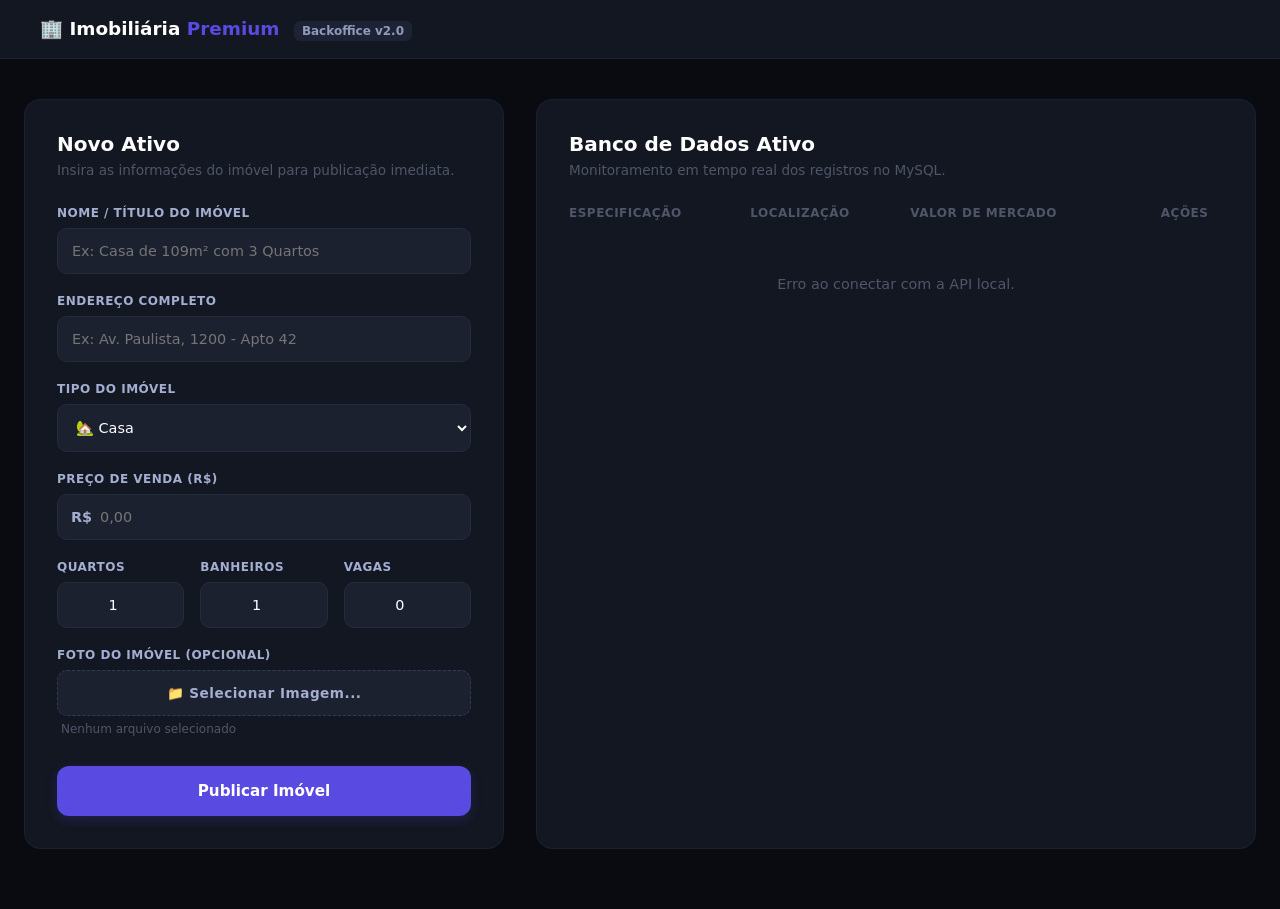
<file: admin/index.html>
<!DOCTYPE html>
<html lang="pt-br">
<head>
    <meta charset="UTF-8">
    <meta name="viewport" content="width=device-width, initial-scale=1.0">
    <title>Imobiliária Premium - Backoffice</title>
    <link rel="stylesheet" href="style.css">
</head>
<body>

    <header class="navbar-admin">
        <div class="nav-brand">🏢 Imobiliária <span>Premium</span> <small>Backoffice v2.0</small></div>
    </header>

    <div class="container-admin">
        <div class="card-formulario">
            <h3>Novo Ativo</h3>
            <p class="subtitle">Insira as informações do imóvel para publicação imediata.</p>
            
            <form id="form-imovel">
                <div class="input-block">
                    <label>NOME / TÍTULO DO IMÓVEL</label>
                    <input type="text" id="titulo" placeholder="Ex: Casa de 109m² com 3 Quartos" required>
                </div>

                <div class="input-block">
                    <label>ENDEREÇO COMPLETO</label>
                    <input type="text" id="endereco" placeholder="Ex: Av. Paulista, 1200 - Apto 42" required>
                </div>

                <div class="input-block">
                    <label>TIPO DO IMÓVEL</label>
                    <select id="tipo">
                        <option value="Casa">🏡 Casa</option>
                        <option value="Apartamento">🏢 Apartamento</option>
                    </select>
                </div>

                <div class="input-block">
                    <label>PREÇO DE VENDA (R$)</label>
                    <div class="input-with-prefix">
                        <span>R$</span>
                        <input type="number" id="preco" step="0.01" placeholder="0,00" required>
                    </div>
                </div>

                <div class="grid-tres-colunas">
                    <div class="input-block">
                        <label>QUARTOS</label>
                        <input type="number" id="quartos" value="1" min="0">
                    </div>
                    <div class="input-block">
                        <label>BANHEIROS</label>
                        <input type="number" id="banheiros" value="1" min="0">
                    </div>
                    <div class="input-block">
                        <label>VAGAS</label>
                        <input type="number" id="vagas" value="0" min="0">
                    </div>
                </div>

                <div class="input-block">
                    <label>FOTO DO IMÓVEL (OPCIONAL)</label>
                    <label for="foto-arquivo" class="custom-file-upload">
                        📁 Selecionar Imagem...
                    </label>
                    <input type="file" id="foto-arquivo" accept="image/*">
                    <span id="file-name" class="file-name-txt">Nenhum arquivo selecionado</span>
                </div>

                <button type="submit" class="btn-submit">Publicar Imóvel</button>
            </form>
        </div>

        <div class="card-tabela">
            <h3>Banco de Dados Ativo</h3>
            <p class="subtitle">Monitoramento em tempo real dos registros no MySQL.</p>
            
            <div class="table-wrapper">
                <table>
                    <thead>
                        <tr>
                            <th>ESPECIFICAÇÃO</th>
                            <th>LOCALIZAÇÃO</th>
                            <th>VALOR DE MERCADO</th>
                            <th style="text-align: center;">AÇÕES</th>
                        </tr>
                    </thead>
                    <tbody id="tabela-imoveis">
                        </tbody>
                </table>
                <div id="tabela-vazia" class="empty-state">Nenhum imóvel indexado no MySQL.</div>
            </div>
        </div>
    </div>

    <script src="app.js"></script>
</body>
</html>
</file>
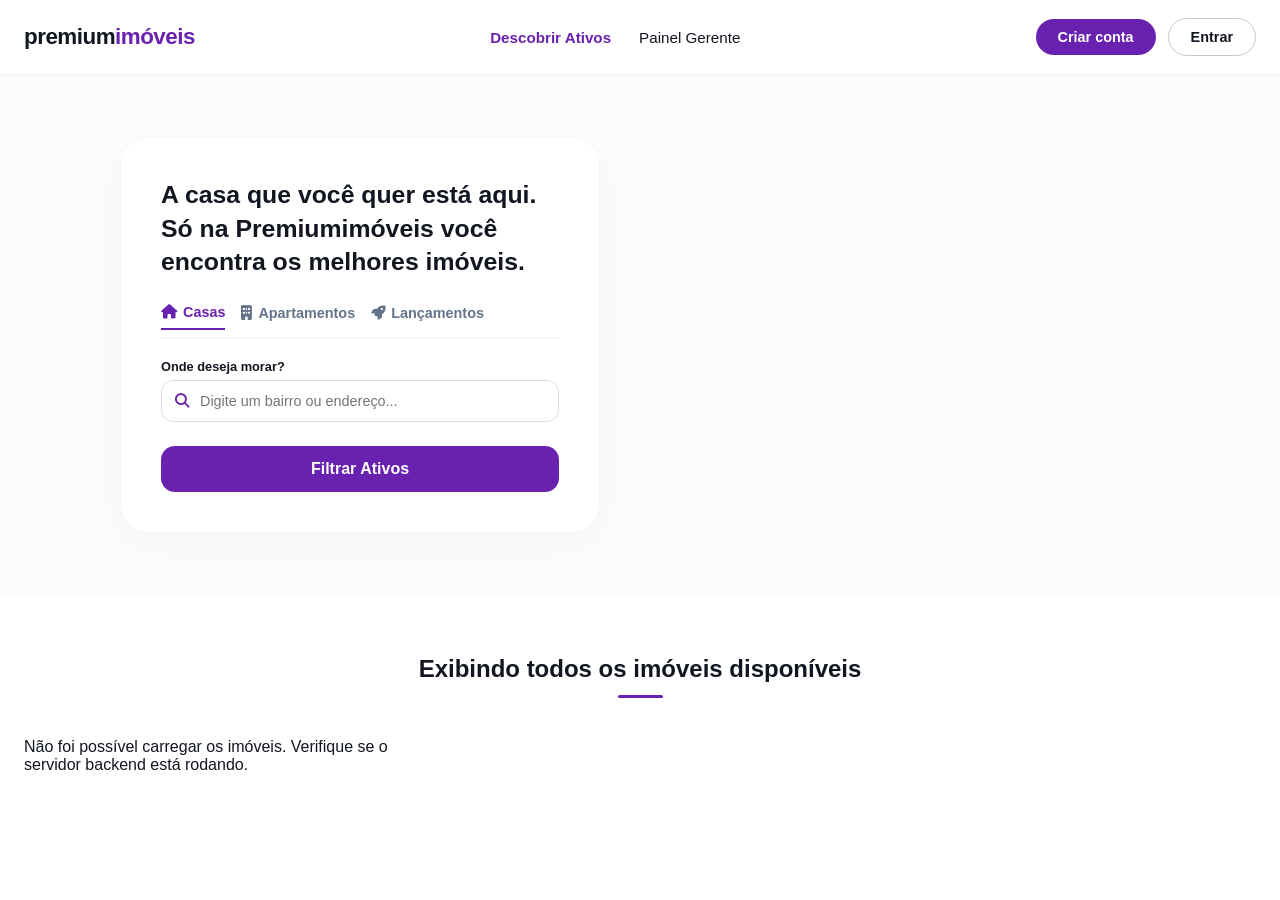
<file: portal/index.html>
<!DOCTYPE html>
<html lang="pt-br">
<head>
    <meta charset="UTF-8">
    <meta name="viewport" content="width=device-width, initial-scale=1.0">
    <title>Premium Imóveis - Encontre seu imóvel ideal</title>
    <link rel="stylesheet" href="https://cdnjs.cloudflare.com/ajax/libs/font-awesome/6.4.0/css/all.min.css">
    <link rel="stylesheet" href="style.css">
</head>
<body>

    <header class="navbar-portal">
        <div class="navbar-container">
            <h1 class="logo-portal">premium<span>imóveis</span></h1>
            <nav class="menu-links">
                <a href="#" class="active">Descobrir Ativos</a>
                <a href="../admin/index.html" target="_blank">Painel Gerente</a>
            </nav>
            <div class="auth-buttons">
                <button class="btn-criar-conta">Criar conta</button>
                <button class="btn-entrar">Entrar</button>
            </div>
        </div>
    </header>

    <section class="hero-section">
        <div class="hero-left">
            <div class="card-busca">
                <h2 class="titulo-busca">A casa que você quer está aqui. Só na Premiumimóveis você encontra os melhores imóveis.</h2>
                
                <div class="abas-busca">
                    <button class="aba-btn active" data-tipo="Casa"><i class="fa-solid fa-house"></i> Casas</button>
                    <button class="aba-btn" data-tipo="Apartamento"><i class="fa-solid fa-building"></i> Apartamentos</button>
                    <button class="aba-btn" data-tipo="Lancamento"><i class="fa-solid fa-rocket"></i> Lançamentos</button>
                </div>

                <div class="form-busca">
                    <div class="input-grupo">
                        <label>Onde deseja morar?</label>
                        <div class="input-with-icon">
                            <i class="fa-solid fa-magnifying-glass"></i>
                            <input type="text" id="input-localidade" placeholder="Digite um bairro ou endereço...">
                        </div>
                    </div>
                    <button class="btn-buscar-submit" id="btn-filtrar-pesquisa">Filtrar Ativos</button>
                </div>
            </div>
        </div>
        <div class="hero-right"></div>
    </section>

    <main class="vitrine-section">
        <h3 class="chamada-vitrine" id="titulo-vitrine">Exibindo todos os imóveis disponíveis</h3>
        <div class="linha-decorativa"></div>

        <div id="grid-imoveis" class="grid-imoveis-container">
            </div>
    </main>

    <script src="app.js"></script>
</body>
</html>
</file>
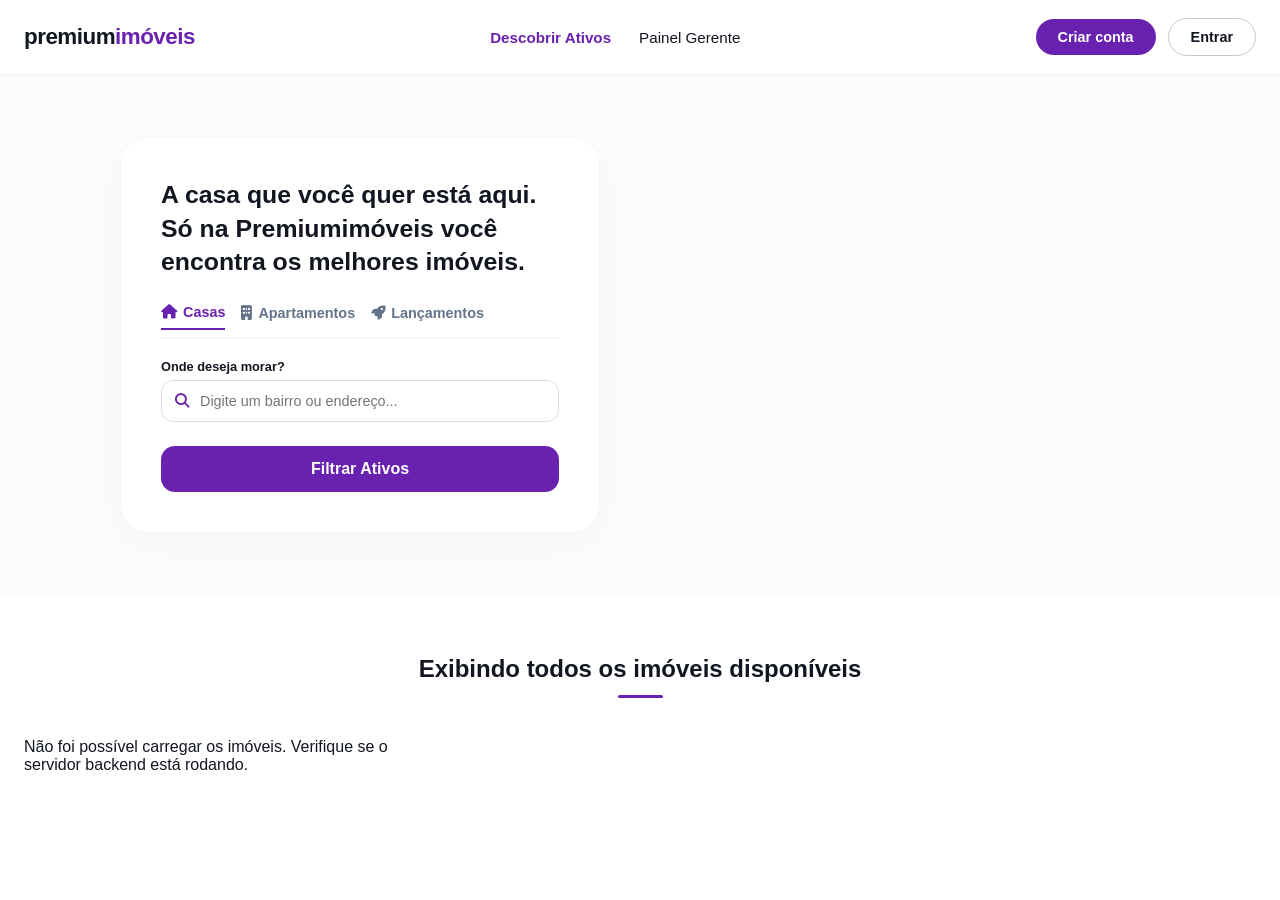
<file: portal/detalhes.html>
<!DOCTYPE html>
<html lang="pt-br">
<head>
    <meta charset="UTF-8">
    <meta name="viewport" content="width=device-width, initial-scale=1.0">
    <title>Premium Imóveis - Detalhes do Imóvel</title>
    <link rel="stylesheet" href="https://cdnjs.cloudflare.com/ajax/libs/font-awesome/6.4.0/css/all.min.css">
    <link rel="stylesheet" href="detalhes.css">
</head>
<body>

    <header class="navbar-portal">
        <div class="navbar-container">
            <h1 class="logo-portal">premium<span>imóveis</span></h1>
            <nav class="menu-links">
                <a href="#" class="active">Alugar</a>
                <a href="#">Comprar</a>
                <a href="#">Lançamentos</a>
                <a href="#">Descobrir</a>
                <a href="#">Anunciar</a>
                <a href="#">Ajuda</a>
            </nav>
            <div class="auth-buttons">
                <button class="btn-criar-conta">Criar conta</button>
                <button class="btn-entrar">Entrar</button>
            </div>
        </div>
    </header>

    <div class="btn-voltar-container">
        <a href="index.html" class="btn-voltar-link">← Voltar para a busca</a>
    </div>

    <section class="galeria-fotos">
        <div class="foto-destaque"></div>
        <div class="fotos-secundarias">
            <div class="foto-item-sub"></div>
            <div class="foto-item-sub"></div>
        </div>
    </section>

    <main class="conteudo-principal">
        
        <section class="informacoes-imovel">
            <h2 id="titulo-imovel" class="titulo-imovel">Carregando informações...</h2>
            <p id="localizacao-imovel" class="endereco-imovel">
                <i class="fa-solid fa-location-dot"></i> Carregando localização...
            </p>

            <div class="grid-especificacoes">
                <div class="card-especificacao">
                    <i class="fa-solid fa-bed"></i>
                    <span class="label-espec">Dormitórios</span>
                    <span id="detalhes-quartos" class="valor-espec">-</span>
                </div>
                <div class="card-especificacao">
                    <i class="fa-solid fa-bath"></i>
                    <span class="label-espec">Banheiros</span>
                    <span id="detalhes-banheiros" class="valor-espec">-</span>
                </div>
                <div class="card-especificacao">
                    <i class="fa-solid fa-car"></i>
                    <span class="label-espec">Vagas</span>
                    <span id="detalhes-vagas" class="valor-espec">-</span>
                </div>
            </div>
        </section>

        <aside class="painel-valores">
            <div class="card-valores-sticky">
                <span class="sub-label">Valor de Venda</span>
                <div id="preco-imovel" class="preco-principal">R$ 0,00</div>
                
                <hr class="divisor-card">
                
                <a href="https://wa.me/seu-numero" target="_blank" class="btn-acao-whatsapp">
                    <i class="fa-brands fa-whatsapp"></i> Contatar Imobiliária
                </a>
            </div>
        </aside>

    </main>

    <script src="detalhes.js"></script>
</body>
</html>
</file>
<file: admin/style.css>
:root {
    --bg-dark: #090b11;
    --card-bg: #131722;
    --input-bg: #1c2130;
    --text-white: #ffffff;
    --text-muted: #4e5668;
    --purple-primary: #594ae2;
    --purple-hover: #473bc4;
    --danger-color: #ef4444;
}

* {
    margin: 0;
    padding: 0;
    box-sizing: border-box;
    font-family: 'Segoe UI', system-ui, sans-serif;
}

body {
    background-color: var(--bg-dark);
    color: var(--text-white);
    padding-bottom: 60px;
}

.navbar-admin {
    background-color: var(--card-bg);
    padding: 18px 40px;
    border-bottom: 1px solid #1e2436;
}

.nav-brand {
    font-size: 1.15rem;
    font-weight: 700;
}

.nav-brand span {
    color: var(--purple-primary);
}

.nav-brand small {
    background: #1e2235;
    padding: 3px 8px;
    border-radius: 6px;
    font-size: 0.75rem;
    margin-left: 8px;
    color: #8f9bba;
}

.container-admin {
    max-width: 1300px;
    margin: 40px auto 0 auto;
    display: grid;
    grid-template-columns: 4.8fr 7.2fr;
    gap: 32px;
    padding: 0 24px;
}

.card-formulario, .card-tabela {
    background-color: var(--card-bg);
    border-radius: 16px;
    padding: 32px;
    border: 1px solid #1c2132;
}

h3 {
    font-size: 1.25rem;
    font-weight: 600;
    margin-bottom: 6px;
}

.subtitle {
    color: var(--text-muted);
    font-size: 0.85rem;
    margin-bottom: 28px;
}

form {
    display: flex;
    flex-direction: column;
    gap: 20px;
}

.input-block {
    display: flex;
    flex-direction: column;
    gap: 8px;
}

label {
    font-size: 0.75rem;
    font-weight: 700;
    letter-spacing: 0.5px;
    color: #a3aed0;
}

input[type="text"], input[type="number"], select {
    background-color: var(--input-bg);
    border: 1px solid #242b3d;
    border-radius: 10px;
    padding: 14px;
    color: var(--text-white);
    font-size: 0.9rem;
    width: 100%;
}

input:focus, select:focus {
    outline: none;
    border-color: var(--purple-primary);
}

.input-with-prefix {
    position: relative;
    display: flex;
    align-items: center;
}

.input-with-prefix span {
    position: absolute;
    left: 14px;
    font-size: 0.9rem;
    font-weight: 600;
    color: #a3aed0;
}

.input-with-prefix input {
    padding-left: 42px;
}

.grid-tres-colunas {
    display: grid;
    grid-template-columns: 1fr 1fr 1fr;
    gap: 16px;
}

.grid-tres-colunas input {
    text-align: center;
}

/* Estilização do Botão de Upload Customizado */
input[type="file"] {
    display: none;
}

.custom-file-upload {
    display: block;
    text-align: center;
    background-color: var(--input-bg);
    border: 1px dashed #323b54;
    color: #a3aed0;
    padding: 14px;
    border-radius: 10px;
    cursor: pointer;
    font-size: 0.85rem;
    font-weight: 600;
    transition: background-color 0.2s, border-color 0.2s;
}

.custom-file-upload:hover {
    background-color: #22293a;
    border-color: var(--purple-primary);
    color: var(--text-white);
}

.file-name-txt {
    font-size: 0.75rem;
    color: var(--text-muted);
    margin-top: -2px;
    padding-left: 4px;
}

.btn-submit {
    background-color: var(--purple-primary);
    color: var(--text-white);
    border: none;
    padding: 16px;
    border-radius: 12px;
    font-weight: 600;
    font-size: 0.95rem;
    cursor: pointer;
    margin-top: 10px;
    box-shadow: 0 4px 12px rgba(89, 74, 226, 0.2);
    transition: background-color 0.2s;
}

.btn-submit:hover {
    background-color: var(--purple-hover);
}

/* Tabela */
.table-wrapper {
    margin-top: 10px;
}

table {
    width: 100%;
    border-collapse: collapse;
}

th {
    text-align: left;
    font-size: 0.75rem;
    text-transform: uppercase;
    color: var(--text-muted);
    padding-bottom: 16px;
    letter-spacing: 0.5px;
}

td {
    padding: 20px 0;
    border-bottom: 1px solid #1c2132;
    font-size: 0.9rem;
    color: #e2e8f0;
}

.especificacao-td {
    color: var(--purple-primary);
    font-weight: 600;
}

.btn-excluir {
    background: transparent;
    border: none;
    color: var(--danger-color);
    font-size: 0.85rem;
    font-weight: 600;
    cursor: pointer;
}

.btn-excluir:hover {
    text-decoration: underline;
}

.empty-state {
    text-align: center;
    color: var(--text-muted);
    font-size: 0.9rem;
    padding: 40px 0;
}

@media (max-width: 1024px) {
    .container-admin { grid-template-columns: 1fr; }
}
</file>
<file: portal/style.css>
:root {
    --purple-main: #6922af;
    --purple-hover: #541991;
    --text-dark: #121620;
    --text-gray: #64748b;
    --bg-light: #fbfafd;
    --border-color: #f1f0f5;
    --font-stack: 'Segoe UI', -apple-system, BlinkMacSystemFont, sans-serif;
}

* { 
    margin: 0; 
    padding: 0; 
    box-sizing: border-box; 
    font-family: var(--font-stack); 
}

body { 
    background-color: #ffffff; 
    color: var(--text-dark); 
    overflow-x: hidden; 
}

/* Navbar Superior */
.navbar-portal { 
    background: #ffffff; 
    padding: 18px 0; 
    border-bottom: 1px solid var(--border-color); 
}

.navbar-container { 
    max-width: 1400px; 
    margin: 0 auto; 
    display: flex; 
    align-items: center; 
    justify-content: space-between; 
    padding: 0 24px; 
}

.logo-portal { 
    font-size: 1.4rem; 
    font-weight: 700; 
    letter-spacing: -0.5px; 
    color: var(--text-dark); 
}

.logo-portal span { 
    color: var(--purple-main); 
}

.menu-links { 
    display: flex; 
    gap: 28px; 
}

.menu-links a { 
    text-decoration: none; 
    color: var(--text-dark); 
    font-size: 0.95rem; 
    font-weight: 500; 
}

.menu-links a.active { 
    color: var(--purple-main); 
    font-weight: 600; 
}

.auth-buttons { 
    display: flex; 
    align-items: center; 
    gap: 12px; 
}

.btn-criar-conta { 
    background-color: var(--purple-main); 
    color: white; 
    border: none; 
    padding: 10px 22px; 
    border-radius: 20px; 
    font-weight: 600; 
    font-size: 0.9rem; 
    cursor: pointer; 
    transition: 0.2s; 
}

.btn-criar-conta:hover { 
    background-color: var(--purple-hover); 
}

.btn-entrar { 
    background: transparent; 
    border: 1px solid #c8c5d0; 
    color: var(--text-dark); 
    padding: 10px 22px; 
    border-radius: 20px; 
    font-weight: 600; 
    font-size: 0.9rem; 
    cursor: pointer; 
}

/* Hero Section Split Layout */
.hero-section { 
    display: grid; 
    grid-template-columns: 1fr 1fr; 
    min-height: 520px; 
    background-color: #fdfbfa; 
}

.hero-left { 
    display: flex; 
    align-items: center; 
    justify-content: flex-end; 
    padding: 40px; 
}

.hero-right { 
    background: url('https://images.unsplash.com/photo-1556911220-e15b29be8c8f?auto=format&fit=crop&w=1000&q=80') center/cover no-repeat; 
}

/* Card de Busca Flutuante */
.card-busca { 
    background: white; 
    padding: 40px; 
    border-radius: 28px; 
    max-width: 480px; 
    box-shadow: 0 10px 40px rgba(0,0,0,0.02); 
    border: 1px solid rgba(241, 240, 245, 0.6); 
}

.titulo-busca { 
    font-size: 1.55rem; 
    font-weight: 700; 
    line-height: 1.35; 
    color: var(--text-dark); 
    margin-bottom: 25px; 
}

.abas-busca { 
    display: flex; 
    gap: 16px; 
    border-bottom: 1px solid var(--border-color); 
    margin-bottom: 20px; 
    padding-bottom: 8px; 
}

.aba-btn { 
    background: none; 
    border: none; 
    font-size: 0.9rem; 
    font-weight: 600; 
    color: var(--text-gray); 
    cursor: pointer; 
    display: flex; 
    align-items: center; 
    gap: 6px; 
    padding-bottom: 8px; 
}

.aba-btn.active { 
    color: var(--purple-main); 
    border-bottom: 2px solid var(--purple-main); 
}

.form-busca { 
    display: flex; 
    flex-direction: column; 
    gap: 16px; 
}

.input-grupo { 
    display: flex; 
    flex-direction: column; 
    gap: 6px; 
}

.input-grupo label { 
    font-size: 0.8rem; 
    font-weight: 600; 
    color: var(--text-dark); 
}

.input-with-icon { 
    position: relative; 
    display: flex; 
    align-items: center; 
}

.input-with-icon i { 
    position: absolute; 
    left: 14px; 
    color: var(--purple-main); 
    font-size: 0.9rem; 
}

.input-with-icon input { 
    padding-left: 38px; 
}

input, select { 
    width: 100%; 
    padding: 12px 14px; 
    border: 1px solid #dcdbe2; 
    border-radius: 12px; 
    font-size: 0.9rem; 
    color: var(--text-dark); 
    background-color: #fff; 
}

input:focus, select:focus { 
    outline: none; 
    border-color: var(--purple-main); 
}

.btn-buscar-submit { 
    background-color: var(--purple-main); 
    color: white; 
    border: none; 
    padding: 14px; 
    border-radius: 14px; 
    font-weight: 600; 
    font-size: 1rem; 
    cursor: pointer; 
    transition: 0.2s; 
    margin-top: 8px; 
}

.btn-buscar-submit:hover { 
    background-color: var(--purple-hover); 
}

/* Vitrine de Cards */
.vitrine-section { 
    max-width: 1400px; 
    margin: 60px auto; 
    padding: 0 24px; 
    text-align: center; 
}

.chamada-vitrine { 
    font-size: 1.5rem; 
    font-weight: 700; 
    color: var(--text-dark); 
    margin-bottom: 12px; 
}

.linha-decorativa { 
    width: 45px; 
    height: 3px; 
    background-color: var(--purple-main); 
    margin: 0 auto 40px auto; 
    border-radius: 2px; 
}

/* Grid e Componente Card */
.grid-imoveis-container { 
    display: grid; 
    grid-template-columns: repeat(auto-fill, minmax(310px, 1fr)); 
    gap: 30px; 
    text-align: left; 
}

.card-imovel { 
    background: white; 
    border-radius: 20px; 
    overflow: hidden; 
    border: 1px solid var(--border-color); 
    box-shadow: 0 4px 20px rgba(0,0,0,0.02); 
    transition: transform 0.2s; 
}

.card-imovel:hover { 
    transform: translateY(-5px); 
}

.card-foto { 
    height: 200px; 
    background: #e2e8f0 url('https://images.unsplash.com/photo-1600585154340-be6161a56a0c?auto=format&fit=crop&w=500&q=80') center/cover no-repeat; 
}

.card-conteudo { 
    padding: 24px; 
}

.card-valor { 
    font-size: 1.45rem; 
    font-weight: 800; 
    color: var(--text-dark); 
    margin-bottom: 6px; 
}

.card-local { 
    font-size: 0.95rem; 
    color: var(--text-gray); 
    margin-bottom: 16px; 
    height: 42px; 
    overflow: hidden; 
    display: -webkit-box; 
    -webkit-line-clamp: 2; 
    -webkit-box-orient: vertical; 
}

.card-specs { 
    display: flex; 
    gap: 14px; 
    border-top: 1px solid var(--border-color); 
    padding-top: 14px; 
    margin-bottom: 18px; 
    font-size: 0.85rem; 
    color: var(--text-gray); 
    font-weight: 500; 
}

.card-specs i { 
    color: var(--purple-main); 
}

/* Botão "Ver Detalhes" com a cor roxa da marca */
.btn-detalhes-card,
.card-imovel button,
.btn-detalhes { 
    display: block; 
    width: 100%; 
    text-align: center; 
    background-color: var(--purple-main) !important; 
    color: #ffffff !important; 
    border: none !important;
    padding: 12px !important; 
    border-radius: 12px !important; 
    text-decoration: none !important; 
    font-weight: 600 !important; 
    font-size: 0.9rem !important; 
    cursor: pointer !important;
    transition: background-color 0.2s ease !important; 
}

.btn-detalhes-card:hover,
.card-imovel button:hover,
.btn-detalhes:hover { 
    background-color: var(--purple-hover) !important; 
    color: #ffffff !important;
}

/* Responsivo */
@media (max-width: 900px) {
    .hero-section { 
        grid-template-columns: 1fr; 
        min-height: auto; 
    }
    .hero-left { 
        justify-content: center; 
        padding: 20px; 
    }
    .hero-right { 
        display: none; 
    }
    .card-busca { 
        max-width: 100%; 
    }
}
</file>
<file: portal/detalhes.css>
:root {
    --purple-main: #6922af;
    --purple-hover: #541991;
    --text-dark: #121620;
    --text-gray: #64748b;
    --bg-light: #fbfafd;
    --border-color: #f1f0f5;
    --font-stack: 'Segoe UI', -apple-system, BlinkMacSystemFont, sans-serif;
}

* {
    margin: 0;
    padding: 0;
    box-sizing: border-box;
    font-family: var(--font-stack);
}

body {
    background-color: #ffffff;
    color: var(--text-dark);
}

/* Navbar Idêntica à Foto do Portal */
.navbar-portal {
    background: #ffffff;
    padding: 18px 0;
    border-bottom: 1px solid var(--border-color);
}

.navbar-container {
    max-width: 1300px;
    margin: 0 auto;
    display: flex;
    align-items: center;
    justify-content: space-between;
    padding: 0 24px;
}

.logo-portal {
    font-size: 1.4rem;
    font-weight: 700;
    letter-spacing: -0.5px;
    color: var(--text-dark);
}

.logo-portal span {
    color: var(--purple-main);
}

.menu-links {
    display: flex;
    gap: 28px;
}

.menu-links a {
    text-decoration: none;
    color: var(--text-dark);
    font-size: 0.95rem;
    font-weight: 500;
}

.auth-buttons {
    display: flex;
    align-items: center;
    gap: 12px;
}

.btn-criar-conta {
    background-color: var(--purple-main);
    color: white;
    border: none;
    padding: 10px 22px;
    border-radius: 20px;
    font-weight: 600;
    font-size: 0.9rem;
    cursor: pointer;
    transition: background-color 0.2s;
}

.btn-criar-conta:hover {
    background-color: var(--purple-hover);
}

.btn-entrar {
    background: transparent;
    border: 1px solid #c8c5d0;
    color: var(--text-dark);
    padding: 10px 22px;
    border-radius: 20px;
    font-weight: 600;
    font-size: 0.9rem;
    cursor: pointer;
}

/* Link de Voltar */
.btn-voltar-container {
    max-width: 1300px;
    margin: 20px auto 0 auto;
    padding: 0 24px;
}

.btn-voltar-link {
    text-decoration: none;
    color: var(--purple-main);
    font-weight: 600;
    font-size: 0.95rem;
}

/* Galeria de Imagens Casada com a Referência */
.galeria-fotos {
    display: grid;
    grid-template-columns: 2.2fr 1fr;
    gap: 12px;
    max-width: 1300px;
    margin: 20px auto;
    padding: 0 24px;
    height: 440px;
}

.foto-destaque {
    background: #e2e8f0 url('https://images.unsplash.com/photo-1600585154340-be6161a56a0c?auto=format&fit=crop&w=1200&q=80') center/cover;
    border-radius: 16px;
}

.fotos-secundarias {
    display: grid;
    grid-template-rows: 1fr 1fr;
    gap: 12px;
}

.foto-item-sub {
    background: #e2e8f0 url('https://images.unsplash.com/photo-1600607687939-ce8a6c25118c?auto=format&fit=crop&w=600&q=80') center/cover;
    border-radius: 16px;
}

/* Layout do Bloco de Conteúdo */
.conteudo-principal {
    display: grid;
    grid-template-columns: 7.5fr 4.5fr;
    gap: 40px;
    max-width: 1300px;
    margin: 30px auto;
    padding: 0 24px;
}

.titulo-imovel {
    font-size: 1.8rem;
    font-weight: 700;
    color: var(--text-dark);
    margin-bottom: 8px;
}

.endereco-imovel {
    color: var(--text-gray);
    font-size: 1rem;
    display: flex;
    align-items: center;
    gap: 8px;
    margin-bottom: 30px;
}

.endereco-imovel i {
    color: var(--purple-main);
}

/* Grid de Ícones Combinando com os Cards Arredondados */
.grid-especificacoes {
    display: grid;
    grid-template-columns: repeat(auto-fit, minmax(140px, 1fr));
    gap: 16px;
    margin-bottom: 40px;
}

.card-especificacao {
    background-color: var(--bg-light);
    border: 1px solid var(--border-color);
    border-radius: 16px;
    padding: 20px;
    display: flex;
    flex-direction: column;
    align-items: center;
    gap: 6px;
}

.card-especificacao i {
    font-size: 1.4rem;
    color: var(--purple-main);
    margin-bottom: 4px;
}

.label-espec {
    font-size: 0.8rem;
    color: var(--text-gray);
}

.valor-espec {
    font-size: 1.2rem;
    font-weight: 700;
    color: var(--text-dark);
}

/* Painel de Preço com a Identidade Arredondada */
.card-valores-sticky {
    border: 1px solid var(--border-color);
    background-color: #ffffff;
    padding: 30px;
    border-radius: 24px;
    box-shadow: 0 10px 30px rgba(0, 0, 0, 0.03);
    position: sticky;
    top: 30px;
}

.sub-label {
    font-size: 0.85rem;
    color: var(--text-gray);
    text-transform: uppercase;
    letter-spacing: 0.5px;
}

.preco-principal {
    font-size: 2.2rem;
    font-weight: 800;
    color: var(--text-dark);
    margin-top: 4px;
}

.divisor-card {
    border: 0;
    border-top: 1px solid var(--border-color);
    margin: 20px 0;
}

.btn-acao-whatsapp {
    display: flex;
    align-items: center;
    justify-content: center;
    gap: 10px;
    width: 100%;
    background-color: var(--purple-main);
    color: white;
    padding: 16px;
    border-radius: 16px;
    text-decoration: none;
    font-weight: 600;
    font-size: 1rem;
    transition: background-color 0.2s;
}

.btn-acao-whatsapp:hover {
    background-color: var(--purple-hover);
}

/* Celular */
@media (max-width: 850px) {
    .galeria-fotos { grid-template-columns: 1fr; height: 260px; }
    .fotos-secundarias { display: none; }
    .conteudo-principal { grid-template-columns: 1fr; gap: 30px; }
    .card-valores-sticky { position: static; }
}
</file>
